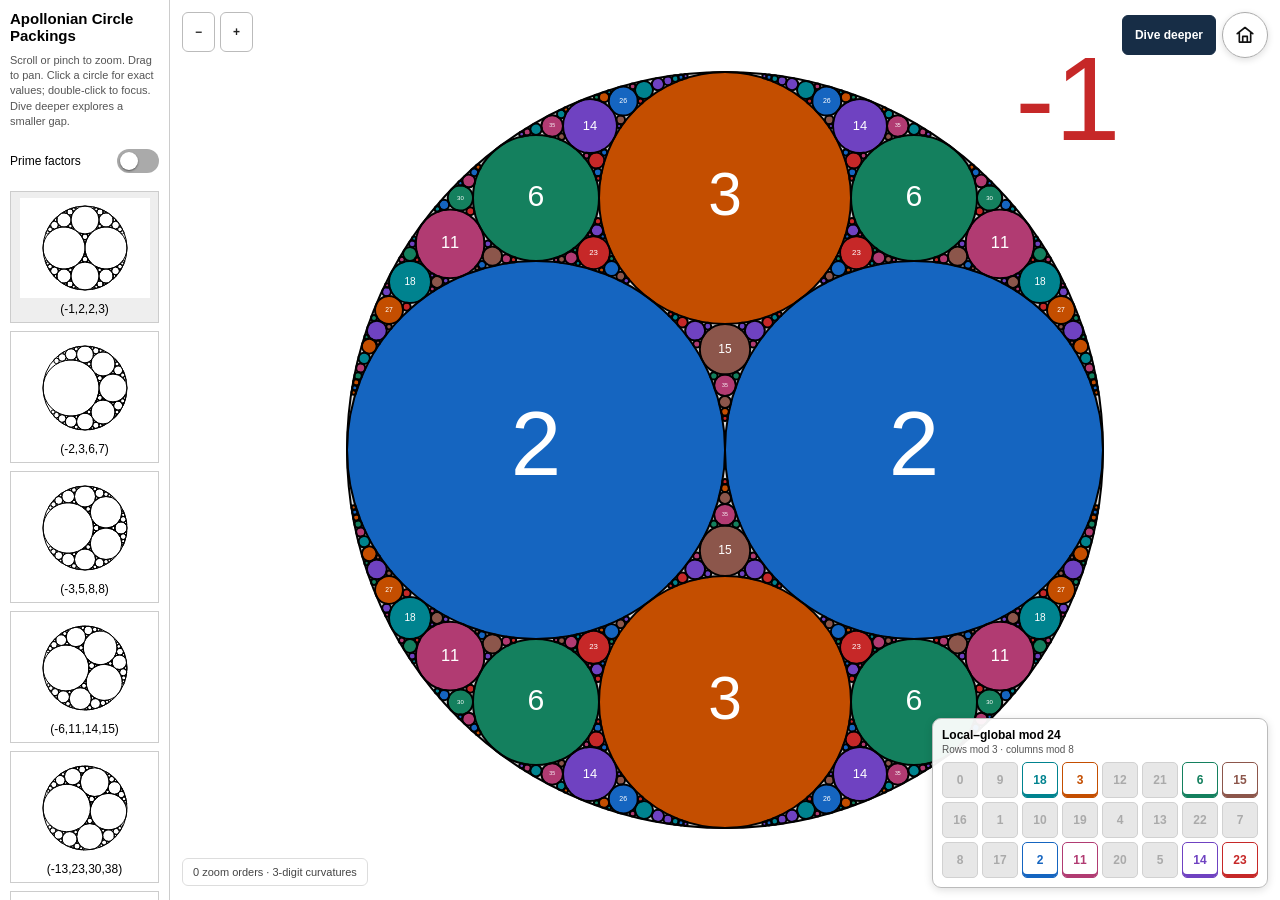
<file: index.html>
<!doctype html>
<html>
<head>
<meta charset="utf-8">
<meta name="viewport" content="width=device-width,initial-scale=1,viewport-fit=cover">
<title>Apollonian Zoom</title>
<link rel="stylesheet" href="vendor/katex/katex.min.css">
<style>
:root{--sidebar-width:clamp(142px,24vw,170px)}
*{box-sizing:border-box}
html,body{margin:0;width:100%;height:100%;overflow:hidden;overscroll-behavior:none;font-family:sans-serif}
canvas{display:block;background:white}
#sidebar{position:fixed;left:0;top:0;width:var(--sidebar-width);height:100%;background:#fff;border-right:1px solid #ccc;z-index:10;overflow:auto;padding:10px;-webkit-overflow-scrolling:touch}
.app-title{font-size:15px;font-weight:700;line-height:1.15;margin-bottom:8px}
.card{border:1px solid #ccc;margin-bottom:8px;padding:6px 4px;min-height:44px;cursor:pointer;text-align:center;font-size:12px;touch-action:manipulation;-webkit-tap-highlight-color:transparent}
.card:hover,.card.selected{background:#eee}
.thumb{display:block;margin:0 auto 4px auto;width:min(130px,100%);height:auto;aspect-ratio:13/10}
.label{text-align:center}
.credit{padding:3px 2px 12px;color:#555;font-size:11px;line-height:1.35}
.credit a{color:inherit;text-decoration:underline;text-underline-offset:2px}
.credit a:hover{color:#111}
.custom-button{width:100%;min-height:44px;margin:0 0 8px;border:1px solid #aaa;border-radius:4px;background:#fff;font:600 12px sans-serif;cursor:pointer;touch-action:manipulation;-webkit-tap-highlight-color:transparent}
.custom-button:hover,.custom-button.selected,.custom-button[aria-expanded="true"]{background:#eee}
.custom-form{margin:-1px 0 9px;padding:7px;border:1px solid #ccc;border-radius:4px;font-size:11px}
.custom-form label{display:block;margin-bottom:5px}
.custom-form input{width:100%;min-height:44px;padding:7px;border:1px solid #aaa;border-radius:3px;font:13px monospace}
.custom-actions{display:flex;gap:5px;margin-top:6px}
.custom-actions button{flex:1;min-height:44px;border:1px solid #aaa;border-radius:3px;background:#fff;cursor:pointer;touch-action:manipulation}
.custom-error{min-height:0;margin-top:5px;color:#a00;line-height:1.3}
.factor-control{display:flex;align-items:center;justify-content:space-between;gap:8px;min-height:44px;margin:2px 0 8px;font-size:12px;cursor:pointer;user-select:none;touch-action:manipulation}
.switch{position:relative;flex:0 0 auto;width:42px;height:24px}
.switch input{position:absolute;inset:0;width:100%;height:100%;margin:0;opacity:0;z-index:1;cursor:pointer}
.slider{position:absolute;inset:0;border-radius:999px;background:#aaa;transition:background .15s ease}
.slider::before{content:"";position:absolute;width:18px;height:18px;left:3px;top:3px;border-radius:50%;background:#fff;box-shadow:0 1px 2px #555;transition:transform .15s ease}
.switch input:checked+.slider{background:#222}
.switch input:checked+.slider::before{transform:translateX(18px)}
.switch input:focus-visible+.slider{outline:2px solid #2673d9;outline-offset:2px}
.switch input:disabled+.slider{opacity:.45}
#canvas{margin-left:var(--sidebar-width);width:calc(100% - var(--sidebar-width));height:100%;touch-action:none;cursor:grab}
#canvas.interacting{cursor:grabbing}
#navigation-tools{position:fixed;z-index:9;top:max(12px,env(safe-area-inset-top));right:max(12px,env(safe-area-inset-right));display:flex;align-items:center;gap:6px}
#home-button{width:46px;height:46px;padding:0;border:1px solid #aaa;border-radius:50%;background:rgba(255,255,255,.94);color:#111;box-shadow:0 2px 7px #0002;cursor:pointer;touch-action:manipulation;-webkit-tap-highlight-color:transparent}
#home-button svg{display:block;width:22px;height:22px;margin:auto;fill:none;stroke:currentColor;stroke-width:1.8;stroke-linecap:round;stroke-linejoin:round}
#home-button:hover{background:#f2f2f2}
#home-button:active{transform:translateY(1px)}
#home-button:focus-visible{outline:2px solid #2673d9;outline-offset:2px}
#residue-panel{position:fixed;z-index:9;right:max(12px,env(safe-area-inset-right));bottom:max(12px,env(safe-area-inset-bottom));padding:9px;border:1px solid #bbb;border-radius:9px;background:rgba(255,255,255,.94);box-shadow:0 2px 8px #0002;user-select:none}
.residue-title{font-size:12px;font-weight:700;margin:0 0 2px}
.residue-help{font-size:10px;color:#555;margin:0 0 7px}
#residue-buttons{display:grid;grid-template-columns:repeat(8,36px);gap:4px}
.residue-button{width:36px;height:36px;padding:0;border:1px solid #aaa;border-radius:5px;background:#fff;color:#111;font:600 12px sans-serif;cursor:pointer;touch-action:manipulation;-webkit-tap-highlight-color:transparent}
.residue-button:not(:disabled){border-color:var(--residue-color);color:var(--residue-color);box-shadow:inset 0 -3px 0 var(--residue-color)}
.residue-button:hover:not(:disabled){background:#f3f5f7}
.residue-button[aria-pressed="true"]{background:var(--residue-color);border-color:var(--residue-color);color:#fff;font-weight:700;box-shadow:0 0 0 2px #c7d4e3}
.residue-button:disabled{background:#e7e7e7;border-color:#d1d1d1;color:#aaa;cursor:not-allowed}
.residue-button:focus-visible{outline:2px solid #2673d9;outline-offset:1px}
#zoom-tools{position:fixed;z-index:9;left:calc(var(--sidebar-width) + 12px);top:max(12px,env(safe-area-inset-top));display:flex;gap:5px}
#zoom-tools button,#dive-button,#copy-value{min-height:40px;border:1px solid #bbb;border-radius:6px;background:#fff;color:#222;padding:0 12px;font:600 12px sans-serif;cursor:pointer;touch-action:manipulation}
#zoom-tools button:hover,#copy-value:hover{background:#f2f4f6}
#dive-button{background:#172d46;color:#fff;border-color:#172d46}
#zoom-status{position:fixed;z-index:8;left:calc(var(--sidebar-width) + 12px);bottom:14px;max-width:calc(100% - var(--sidebar-width) - 24px);padding:7px 10px;background:#fffffff0;border:1px solid #ddd;border-radius:6px;color:#444;font-size:11px;pointer-events:none}
#inspector{position:fixed;z-index:12;right:12px;top:70px;width:min(360px,calc(100% - var(--sidebar-width) - 24px));max-height:calc(100% - 250px);overflow:auto;padding:14px;background:#fff;border:1px solid #bbb;border-radius:9px;box-shadow:0 3px 20px #0002}
.inspector-header{display:flex;justify-content:space-between;align-items:center;gap:8px;font-size:13px;font-weight:700}
#inspector-close{border:0;background:#fff;min-width:32px;min-height:32px;font-size:22px;cursor:pointer}
.value-title{font-size:11px;color:#555;margin:12px 0 5px}
.exact-math{overflow-x:auto;padding:5px 0 9px;font-size:14px;user-select:text}
#copy-value{width:100%;margin-top:10px}
.explore-help{font-size:11px;color:#555;line-height:1.4;margin-bottom:10px}
@media(max-width:600px){
 #residue-panel{z-index:11;left:max(8px,env(safe-area-inset-left));right:max(8px,env(safe-area-inset-right));padding:8px}
 #residue-buttons{grid-template-columns:repeat(8,minmax(0,1fr));gap:3px}
 .residue-button{width:100%;height:40px}
 #zoom-tools{left:calc(var(--sidebar-width) + 8px);top:62px;gap:3px}
 #zoom-tools button{padding:0 8px;min-height:38px}
 #zoom-status{bottom:200px;left:calc(var(--sidebar-width) + 8px);font-size:10px;padding:5px}
 #inspector{right:8px;top:110px;width:calc(100% - var(--sidebar-width) - 16px);max-height:calc(100% - 290px);padding:9px}
}
</style>
</head>
<body>
<div id="sidebar">
<div class="app-title">Apollonian Circle Packings</div>
<div class="explore-help">Scroll or pinch to zoom. Drag to pan. Click a circle for exact values; double-click to focus. Dive deeper explores a smaller gap.</div>
<label class="factor-control" title="Known prime factors appear in color. Gray digits are still being factored.">
<span>Prime factors</span>
<span class="switch"><input id="factor-toggle" type="checkbox" role="switch"><span class="slider" aria-hidden="true"></span></span>
</label>
<div id="presets"></div>
<button id="random-button" class="custom-button" type="button">Random configuration</button>
<button id="custom-button" class="custom-button" type="button" aria-expanded="false" aria-controls="custom-form">Custom configuration…</button>
<form id="custom-form" class="custom-form" hidden>
<label for="custom-curvatures">Three or four signed integer curvatures</label>
<input id="custom-curvatures" type="text" inputmode="text" autocomplete="off" spellcheck="false" aria-describedby="custom-error" placeholder="(-1, 2, 2)">
<div class="custom-actions"><button type="submit">Apply</button><button id="custom-cancel" type="button">Cancel</button></div>
<div id="custom-error" class="custom-error" role="alert"></div>
</form>
<div class="credit">A direct recreation of <a href="https://observablehq.com/@mcmcclur/integer-apollonian-packings" target="_blank" rel="noopener noreferrer">Mark McClure’s Observable notebook</a>, developed with Codex powered by GPT-5.6.</div>
</div>
<canvas id="canvas"></canvas>
<div id="zoom-tools" aria-label="Zoom controls">
<button id="zoom-out" type="button" aria-label="Zoom out">−</button>
<button id="zoom-in" type="button" aria-label="Zoom in">+</button>
</div>
<div id="navigation-tools" role="group" aria-label="View navigation">
<button id="dive-button" type="button">Dive deeper</button>
<button id="home-button" type="button" aria-label="Return to home view" title="Home"><svg viewBox="0 0 24 24" aria-hidden="true"><path d="M3.5 10.5 12 3.8l8.5 6.7M5.8 9.2v10.5h12.4V9.2M9.5 19.7v-6.2h5v6.2"/></svg></button>
</div>
<div id="zoom-status" role="status"></div>
<aside id="inspector" aria-label="Exact circle values" hidden>
<div class="inspector-header"><span id="inspector-title">Exact circle</span><button id="inspector-close" type="button" aria-label="Close exact values">×</button></div>
<div id="exact-value"></div>
<div id="inspector-factors" hidden><div class="value-title">Prime factors</div><div class="exact-math"></div></div>
<button id="copy-value" type="button">Copy exact values</button>
</aside>
<section id="residue-panel" aria-label="Curvature residue classes modulo 24">
<div class="residue-title">Local–global mod 24</div>
<div class="residue-help">Rows mod 3 · columns mod 8</div>
<div id="residue-buttons"></div>
</section>
<script src="vendor/katex/katex.min.js"></script>
<script type="module" src="src/main.js?v=live-factors"></script>
</body>
</html>
</file>
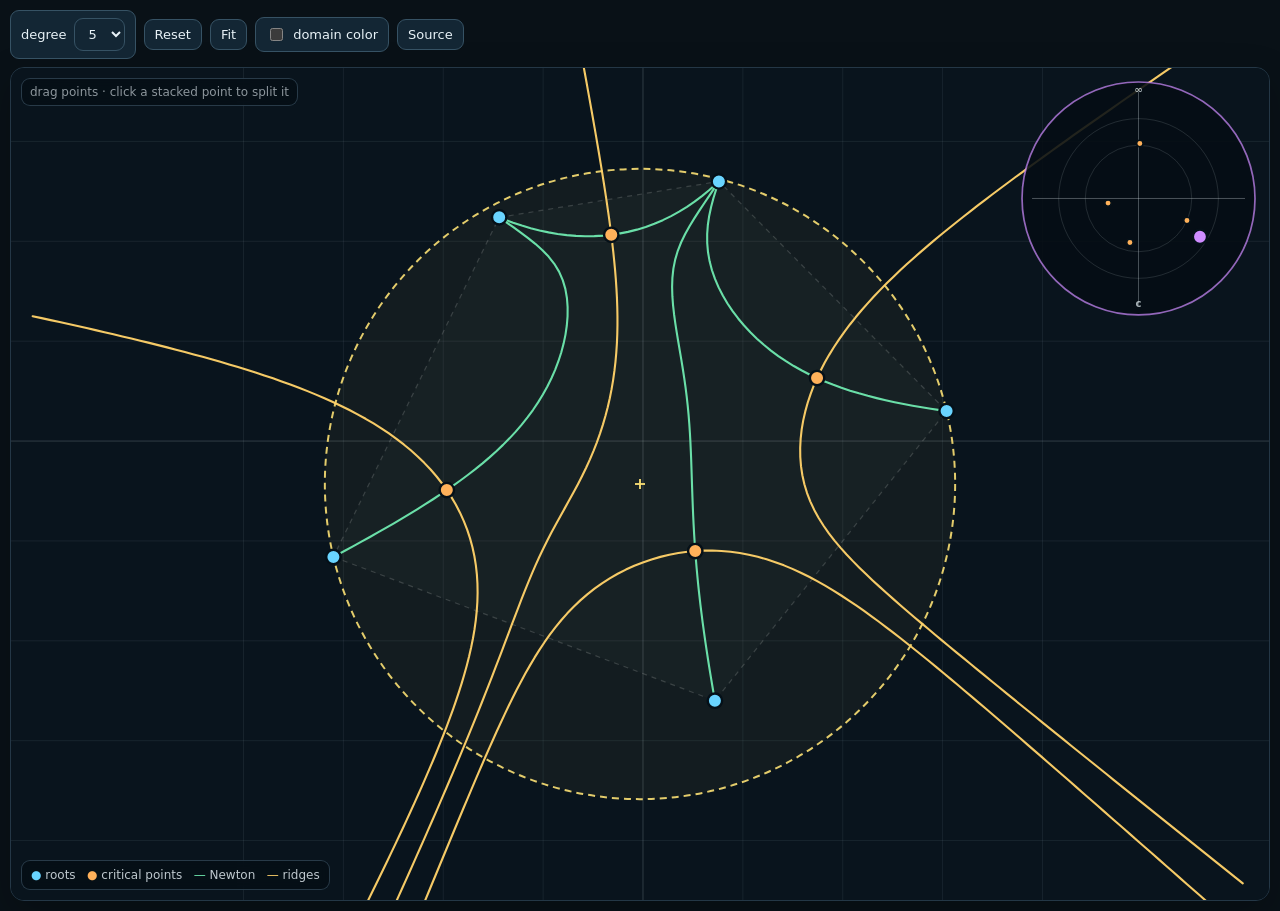
<file: polynomial-critical-points/index.html>
<!doctype html>
<html lang="en">
<head>
<meta charset="utf-8" />
<meta name="viewport" content="width=device-width,initial-scale=1" />
<title>Polynomial critical landscape</title>
<link rel="stylesheet" href="style.css">
</head>
<body>
<div class="toolbar">
  <label class="ctrl">degree
    <select id="degreeSelect"><option>3</option><option>4</option><option selected>5</option><option>6</option><option>7</option><option>8</option></select>
  </label>
  <button id="resetBtn">Reset</button>
  <button id="fitBtn">Fit</button>
  <label class="ctrl"><input id="bgToggle" type="checkbox"> domain color</label>
  <a class="source-link" href="https://github.com/liuyao12/apollonian-zoom/tree/main/polynomial-critical-points" target="_blank" rel="noopener">Source</a>
</div>

<section class="card">
  <div id="plot" class="plot">
    <canvas id="bgCanvas"></canvas>
    <svg id="svg" preserveAspectRatio="none"></svg>
    <div class="hint">drag points · click a stacked point to split it</div>
    <div class="legend"><span style="color:var(--root)">●</span> roots &nbsp; <span style="color:var(--critical)">●</span> critical points &nbsp; <span style="color:var(--down)">—</span> Newton &nbsp; <span style="color:var(--up)">—</span> ridges</div>
  </div>
</section>

<script defer src="core.js"></script>
<script defer src="model.js"></script>
<script defer src="view.js"></script>
</body>
</html>
</file>
<file: polynomial-critical-points/style.css>
:root{
    color-scheme: dark;
    --bg:#091117; --panel:#0f1b24; --line:#243746; --text:#e8f2f7; --muted:#97acba;
    --root:#69d4ff; --critical:#ffb15a; --parameter:#cf8cff; --down:#6fe9af; --up:#ffd26a; --disk:#f6dc72;
  }
  *{box-sizing:border-box}
  html,body{margin:0;background:var(--bg);color:var(--text);font-family:Inter,ui-sans-serif,system-ui,-apple-system,Segoe UI,Roboto,Arial,sans-serif}
  body{padding:10px;min-height:100vh}
  .toolbar{display:flex;gap:8px;flex-wrap:wrap;align-items:center;margin-bottom:8px}
  button,select,label.ctrl,.source-link{border:1px solid #365264;background:#132634;color:var(--text);border-radius:9px;padding:7px 10px;font:inherit;font-size:13px;text-decoration:none}
  button{cursor:pointer} button:hover{background:#193244} button.active{border-color:#6fe9af;box-shadow:inset 0 0 0 1px #6fe9af}
  label.ctrl{display:inline-flex;gap:7px;align-items:center}
  input[type="checkbox"]{accent-color:#6fe9af}
  .card{background:linear-gradient(180deg, rgba(17,32,44,.97), rgba(10,22,31,.97));border:1px solid var(--line);border-radius:14px;overflow:hidden;box-shadow:0 12px 36px rgba(0,0,0,.22)}
  .head{padding:10px 12px;border-bottom:1px solid var(--line);display:flex;justify-content:space-between;gap:10px;flex-wrap:wrap;align-items:center}
  .plot{position:relative;width:100%;height:calc(100vh - 68px);min-height:480px;background:#09141d;overflow:hidden;touch-action:none}
  .plot canvas,.plot svg{position:absolute;inset:0;width:100%;height:100%}
  .grid-line{stroke:rgba(210,235,245,.07);stroke-width:1;vector-effect:non-scaling-stroke}
  .axis-line{stroke:rgba(220,240,250,.18);stroke-width:1;vector-effect:non-scaling-stroke}
  .down{fill:none;stroke:rgba(111,233,175,.95);stroke-width:2.1;stroke-linecap:round;stroke-linejoin:round;vector-effect:non-scaling-stroke}
  .up{fill:none;stroke:rgba(255,210,106,.96);stroke-width:2.1;stroke-linecap:round;stroke-linejoin:round;vector-effect:non-scaling-stroke}
  .saddle-x{fill:none;stroke:rgba(255,255,255,.22);stroke-width:1.2;stroke-dasharray:4 4;vector-effect:non-scaling-stroke}
  .enclosing-disk{fill:rgba(246,220,114,.04);stroke:rgba(246,220,114,.92);stroke-width:2;stroke-dasharray:7 5;vector-effect:non-scaling-stroke;pointer-events:none}
  .disk-center{stroke:rgba(246,220,114,.92);stroke-width:2;vector-effect:non-scaling-stroke;pointer-events:none}
  .hull{fill:rgba(255,255,255,.02);stroke:rgba(255,255,255,.16);stroke-dasharray:5 5;stroke-width:1.2;vector-effect:non-scaling-stroke;pointer-events:none}
  .node{cursor:grab;vector-effect:non-scaling-stroke}.node:active{cursor:grabbing}
  .root-node{fill:var(--root);stroke:#051018;stroke-width:2.4}.root-node.root-overlap{fill:rgba(105,212,255,.10);stroke:var(--root);stroke-width:4}.critical-node{fill:var(--critical);stroke:#051018;stroke-width:2.4}.parameter-node{fill:var(--parameter);stroke:#051018;stroke-width:2.4}
  .count-badge{fill:#061018;opacity:.92;stroke:#fff;stroke-width:1.1;vector-effect:non-scaling-stroke;cursor:pointer}
  .count-text{fill:#fff;font-size:10px;font-weight:700;cursor:pointer}
  .compact-bg{fill:rgba(5,13,20,.88);stroke:rgba(207,140,255,.70);stroke-width:1.7;vector-effect:non-scaling-stroke;cursor:crosshair}
  .compact-ring{fill:none;stroke:rgba(232,242,247,.13);stroke-width:1;vector-effect:non-scaling-stroke;pointer-events:none}
  .compact-axis{stroke:rgba(232,242,247,.30);stroke-width:1;vector-effect:non-scaling-stroke;pointer-events:none}
  .compact-caption{fill:rgba(232,242,247,.72);font-size:10px;font-weight:650;pointer-events:none}
  .critical-value-node{fill:var(--critical);stroke:#051018;stroke-width:1.5;pointer-events:none}
  .legend,.hint{position:absolute;z-index:3;pointer-events:none;background:rgba(5,13,20,.70);border:1px solid rgba(70,96,113,.55);border-radius:9px;color:rgba(232,242,247,.82);font-size:12px;backdrop-filter:blur(4px)}
  .legend{left:10px;bottom:10px;padding:7px 9px}
  .hint{left:10px;top:10px;padding:6px 8px;color:rgba(232,242,247,.60)}
  .snap-preview{fill:none;stroke:rgba(255,255,255,.72);stroke-width:2;stroke-dasharray:4 3;vector-effect:non-scaling-stroke;pointer-events:none}
  @media (max-width:900px){body{padding:6px}.plot{height:calc(100vh - 62px);min-height:390px}.legend{font-size:11px}}
</file>
